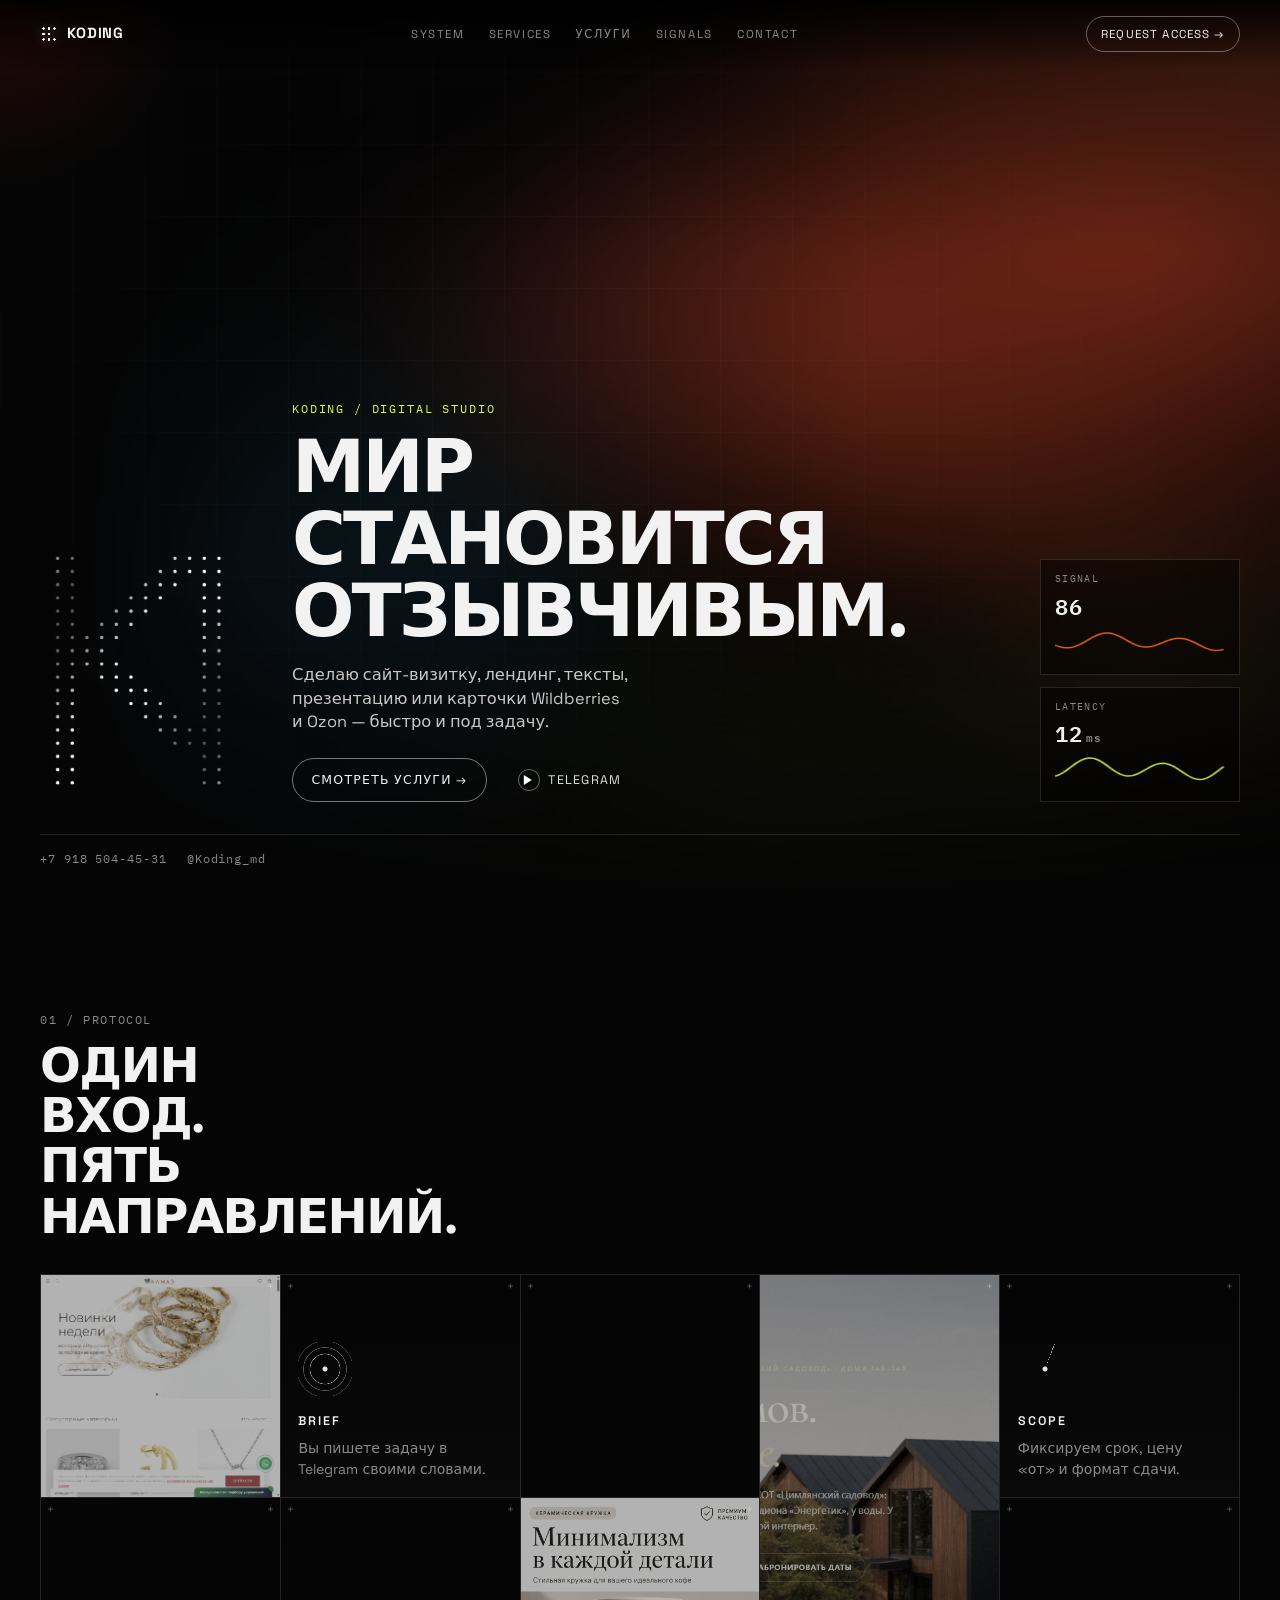
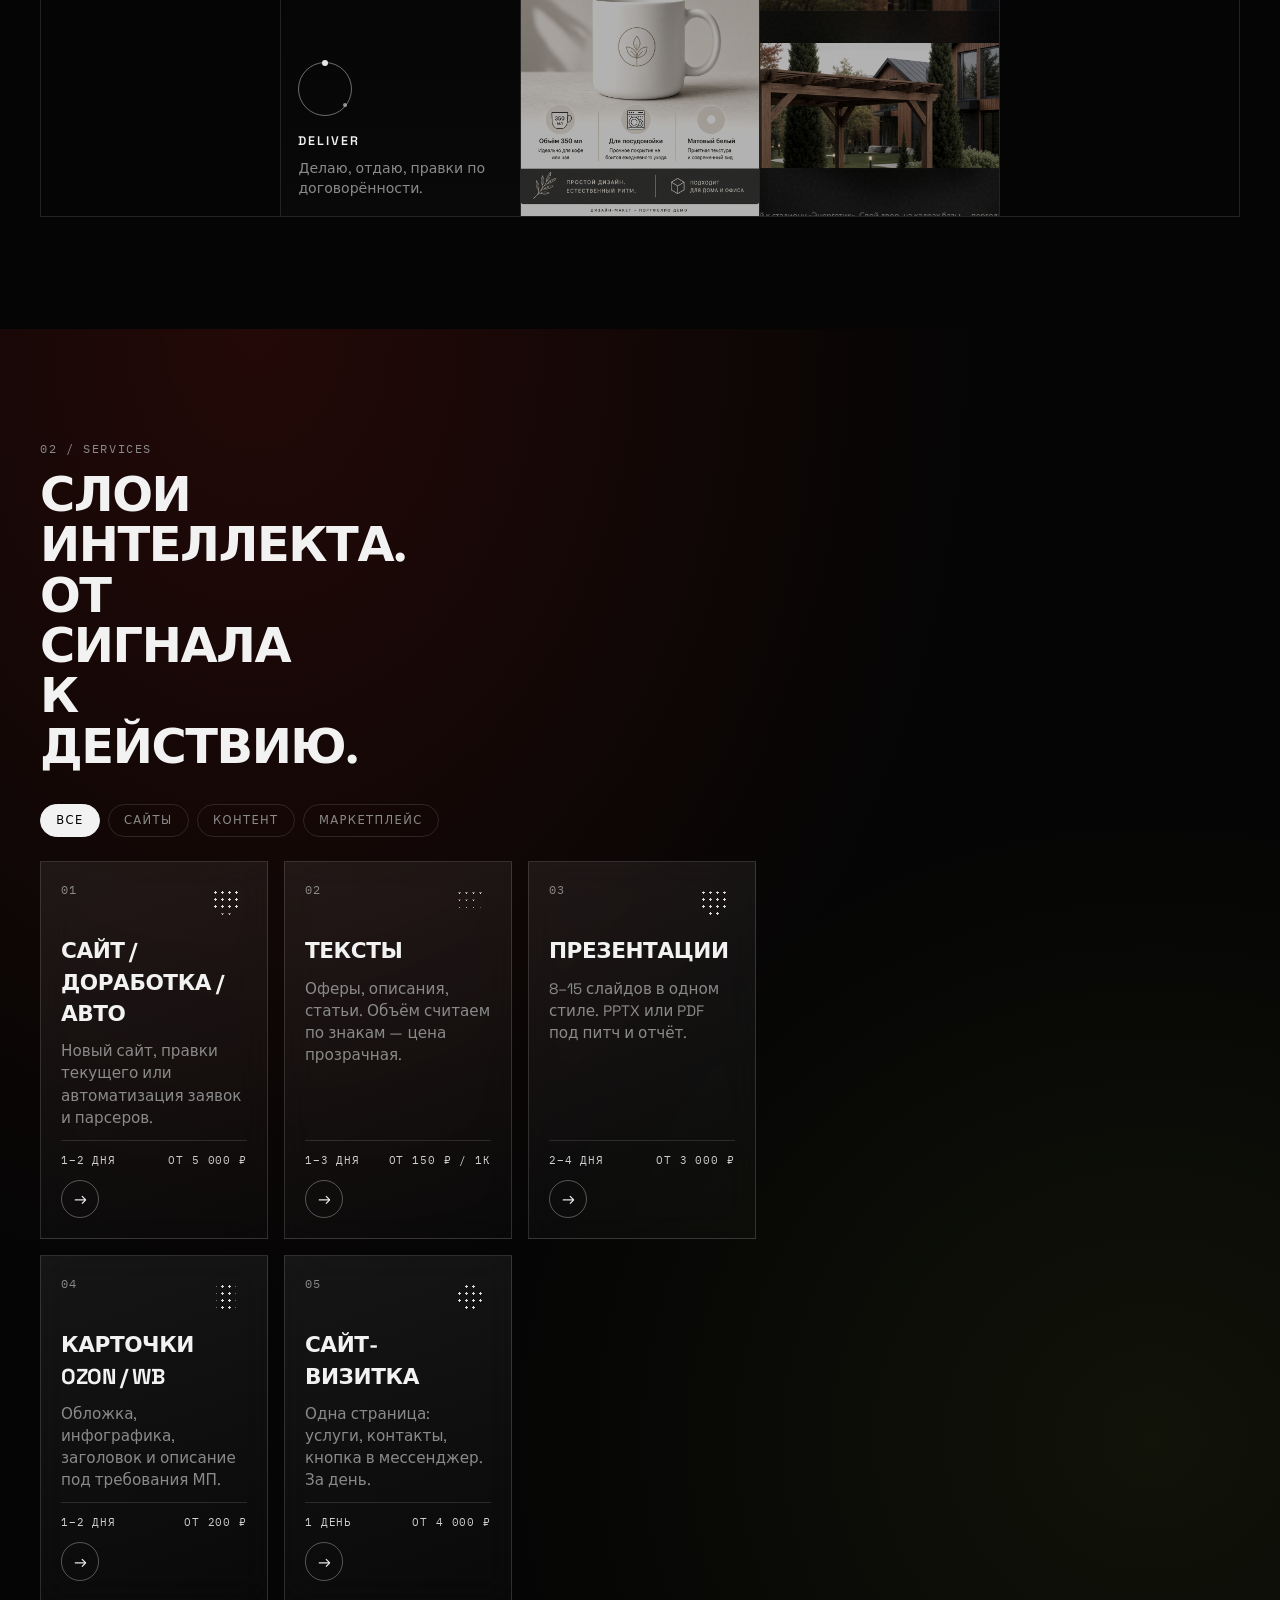
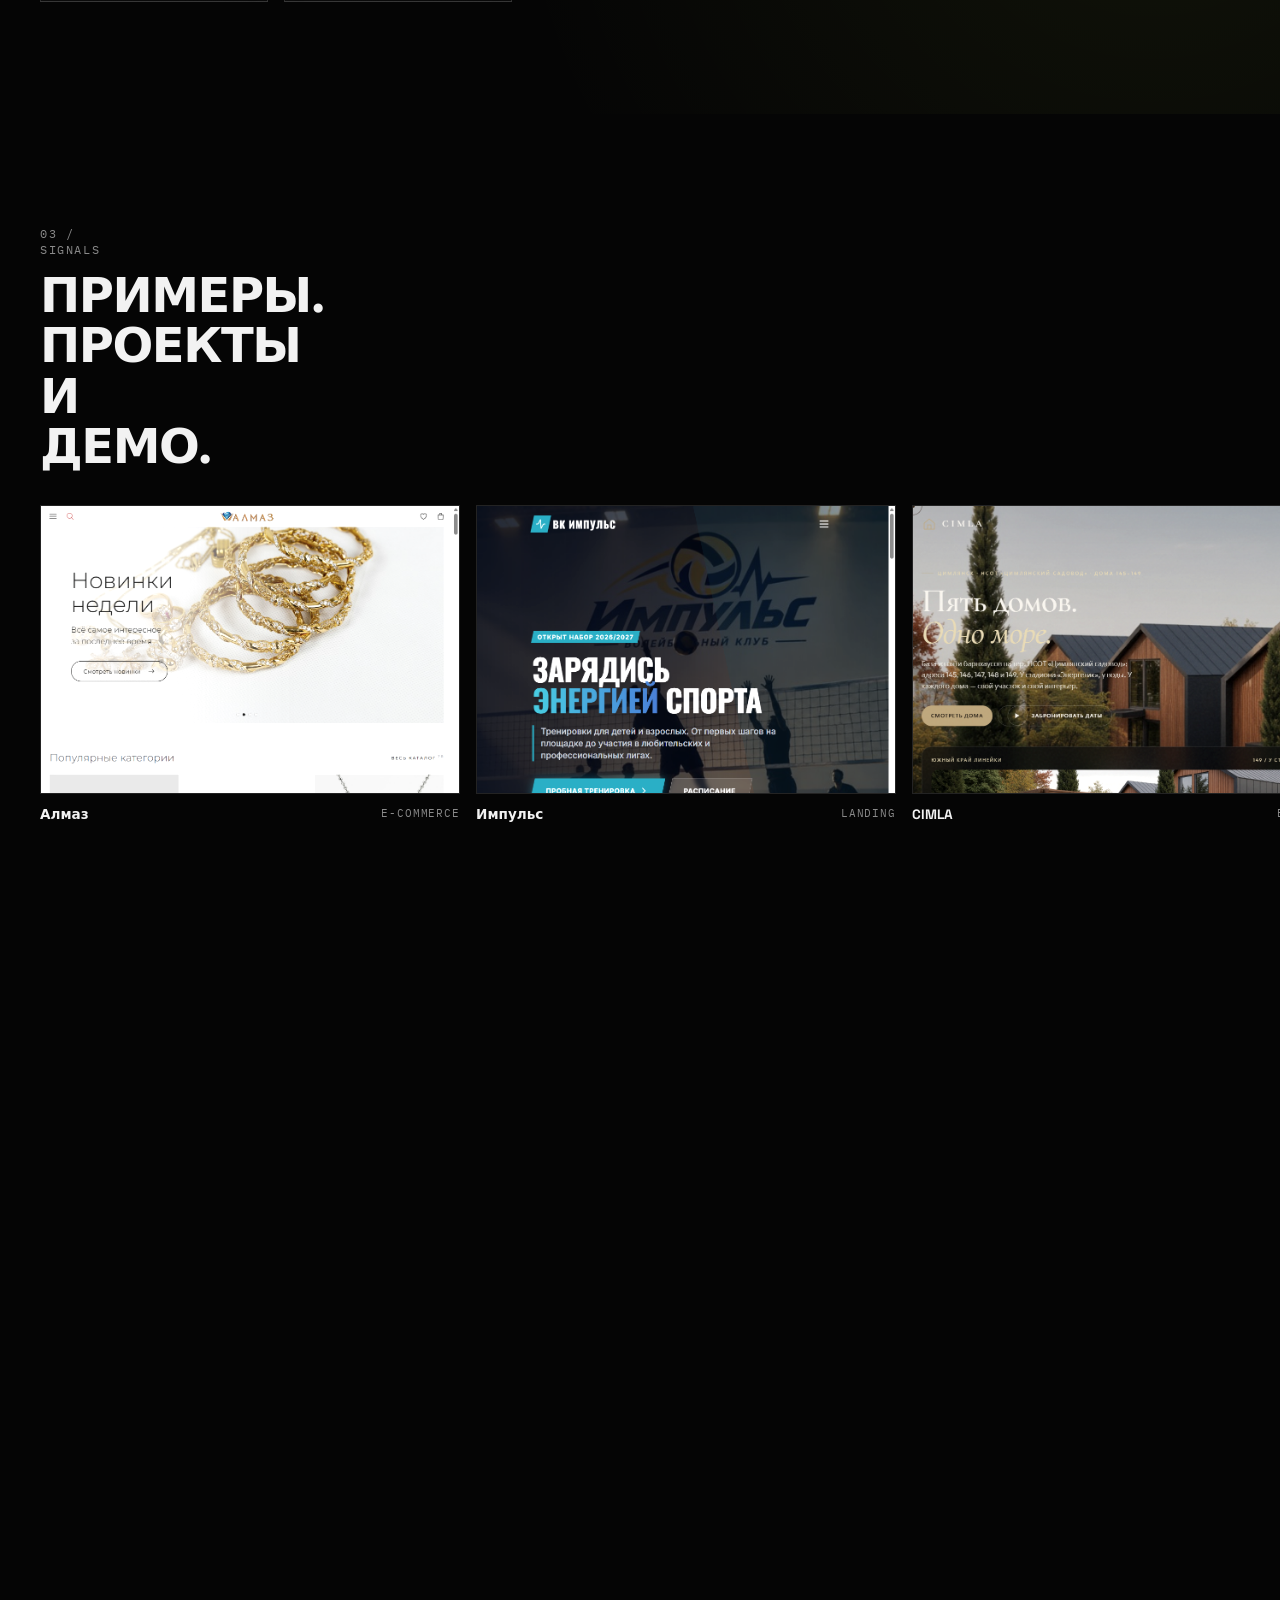
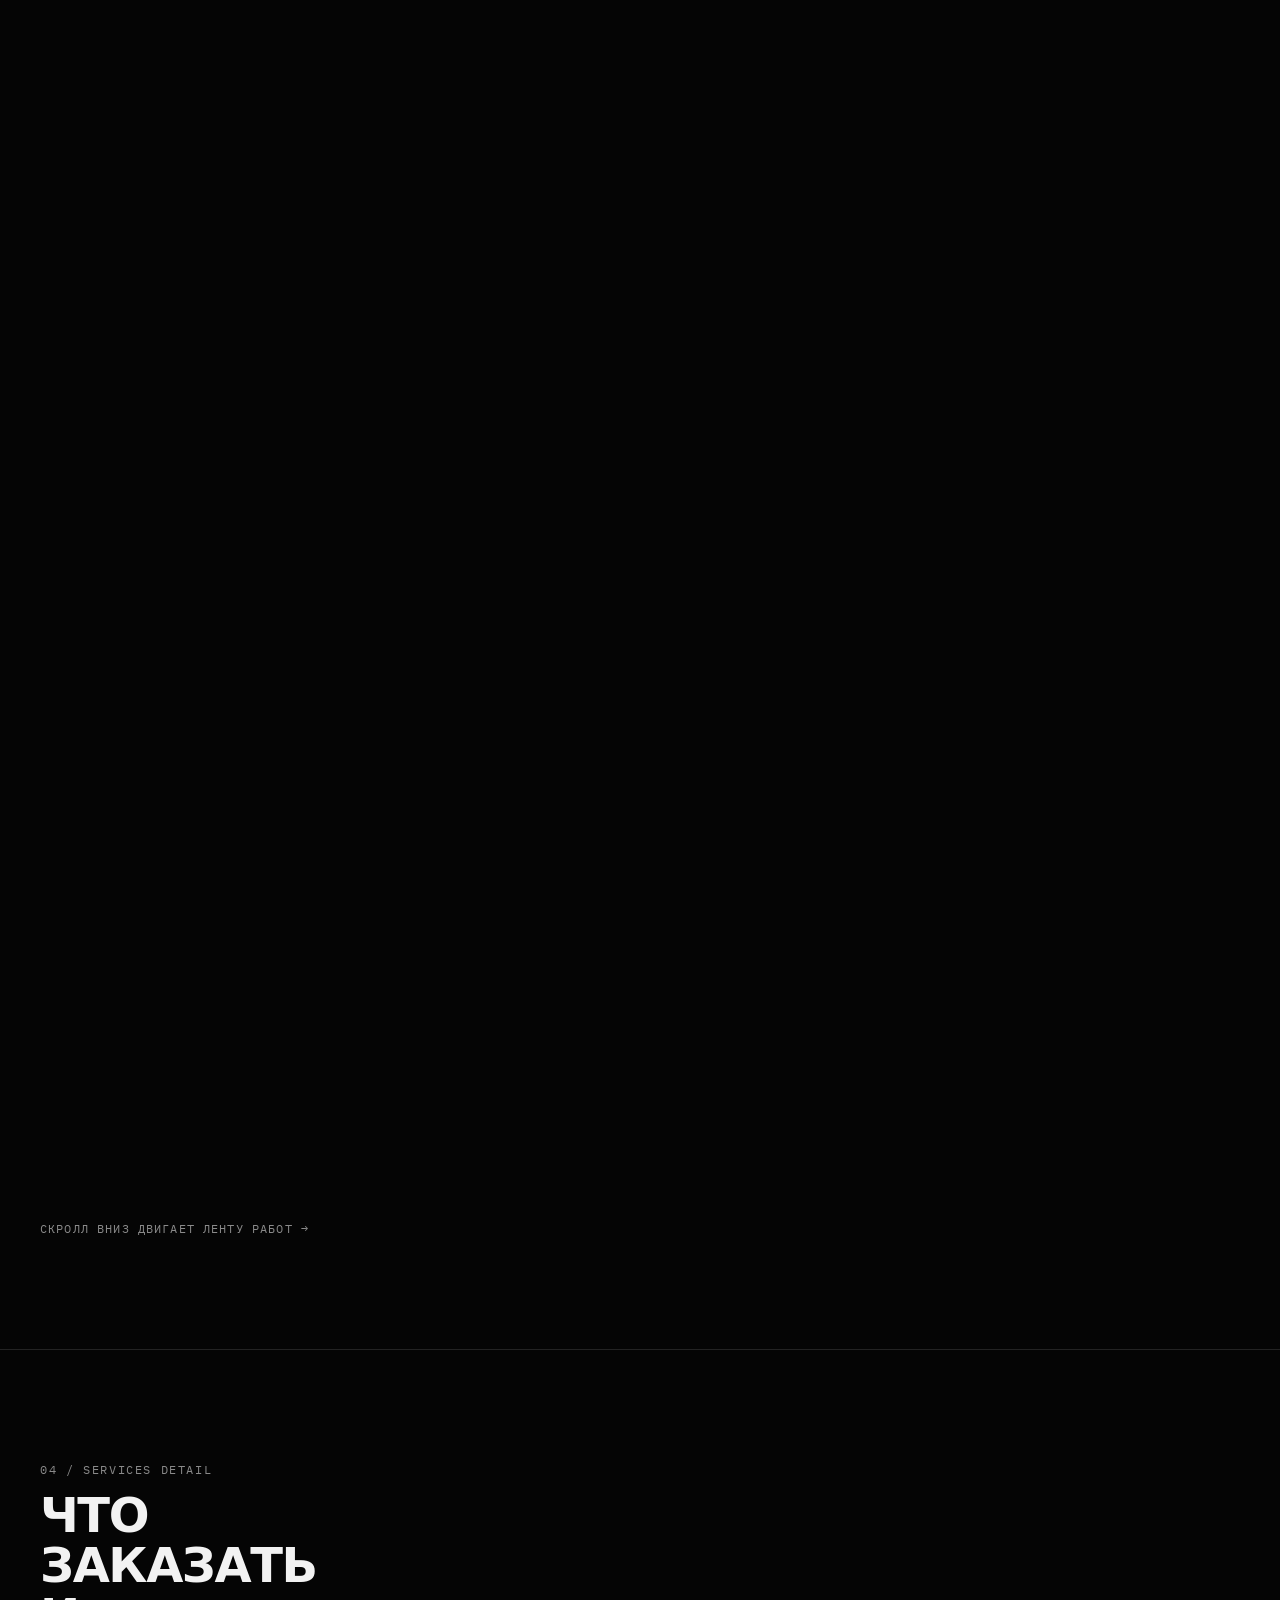
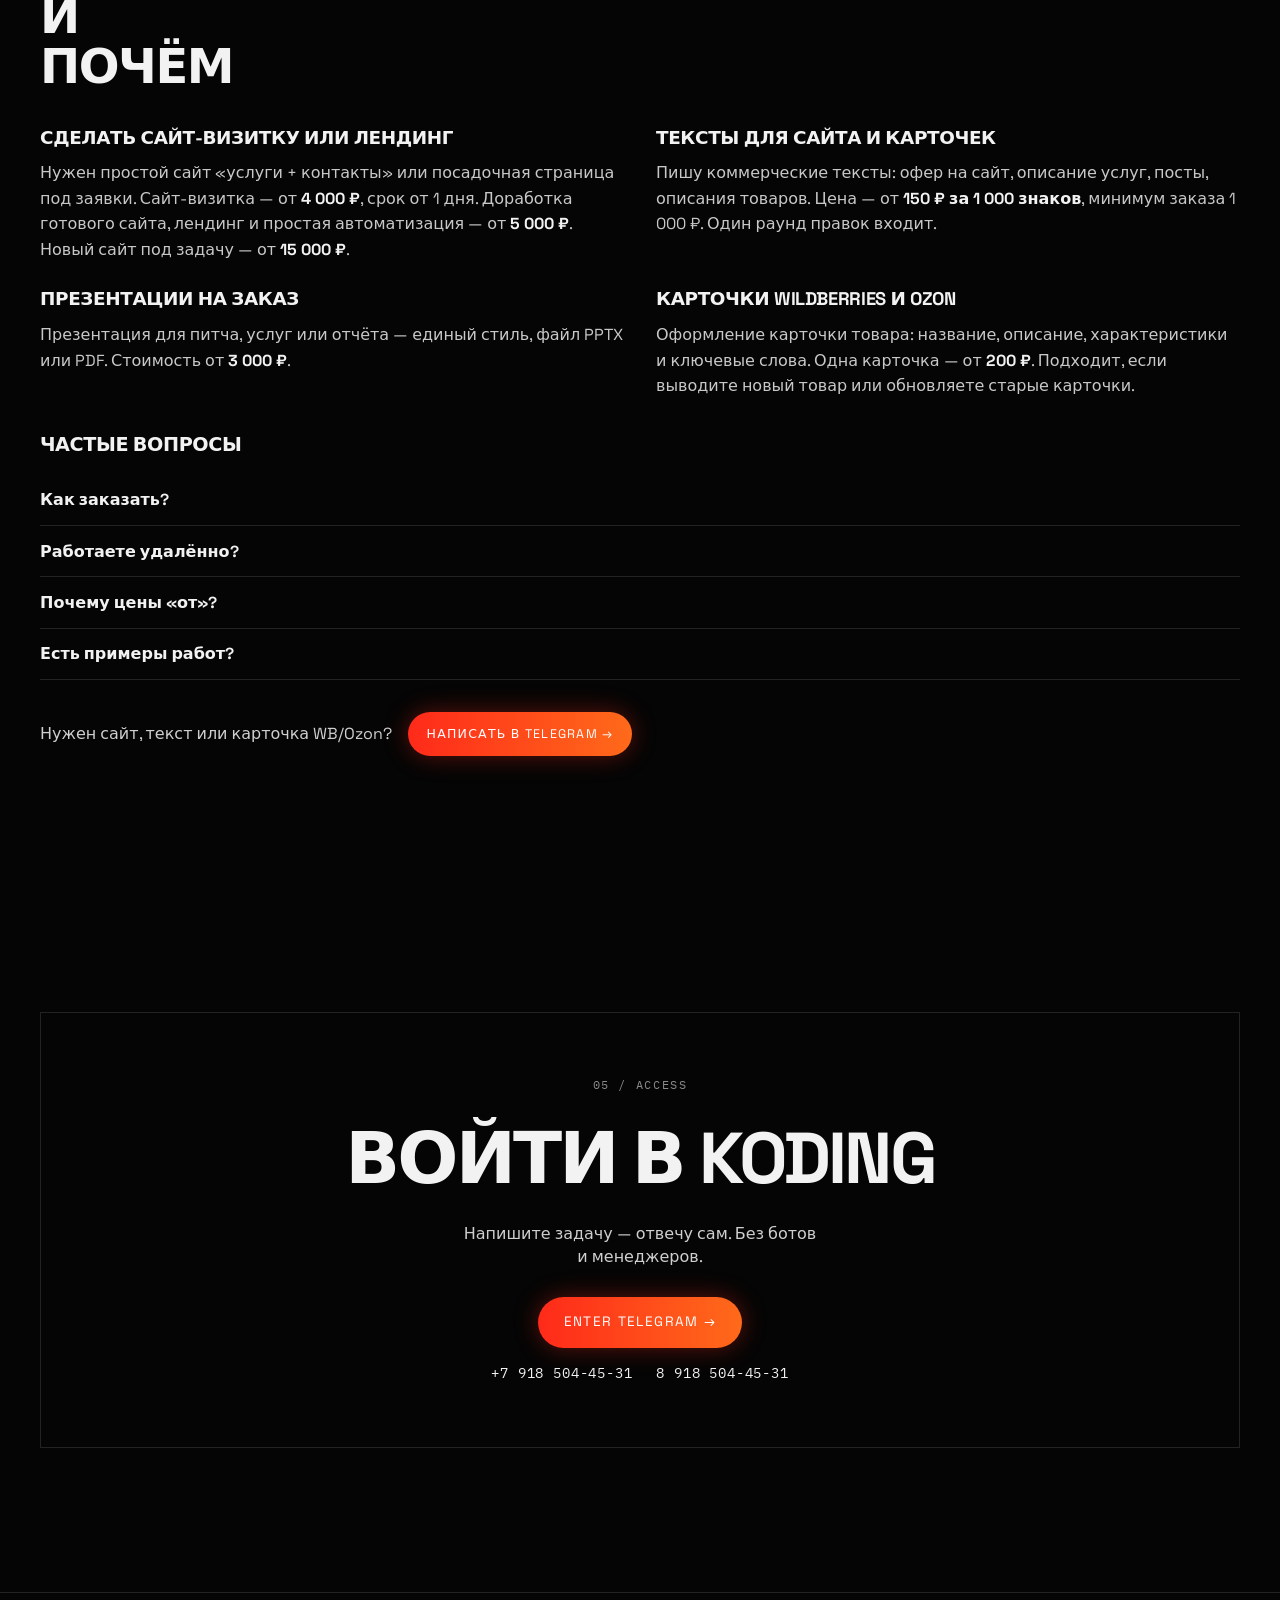
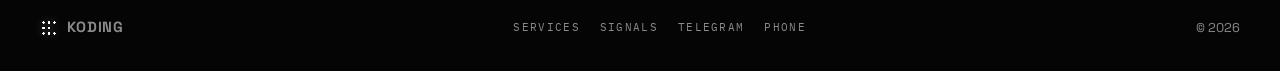
<file: index.html>
<!DOCTYPE html>
<html lang="ru">
<head>
  <meta charset="UTF-8" />
  <meta name="viewport" content="width=device-width, initial-scale=1" />
  <title>Сделать сайт-визитку, лендинг, тексты и карточки WB/Ozon — Koding</title>
  <meta name="description" content="Сделаю сайт-визитку от 4000 ₽, лендинг и доработку сайта, тексты от 150 ₽/1000 знаков, презентации от 3000 ₽, карточки Wildberries и Ozon от 200 ₽. Заказ в Telegram @Koding_md." />
  <meta name="keywords" content="сделать сайт визитку, лендинг недорого, доработка сайта, текст для сайта, карточки wildberries, карточки ozon, презентация на заказ" />
  <meta name="robots" content="index, follow" />
  <link rel="canonical" href="https://maksimkolpoil-gif.github.io/koding-site/" />
  <meta property="og:type" content="website" />
  <meta property="og:locale" content="ru_RU" />
  <meta property="og:title" content="Koding — сайты, тексты, презентации, карточки WB/Ozon" />
  <meta property="og:description" content="Сайт-визитка от 4000 ₽, карточки маркетплейсов от 200 ₽, тексты и презентации. Пишите в Telegram @Koding_md." />
  <meta property="og:url" content="https://maksimkolpoil-gif.github.io/koding-site/" />
  <meta property="og:image" content="https://maksimkolpoil-gif.github.io/koding-site/assets/portfolio/jewelry.png" />
  <meta name="twitter:card" content="summary_large_image" />
  <meta name="theme-color" content="#050505" />
  <link rel="icon" href="favicon.svg" type="image/svg+xml" />
  <link rel="icon" href="favicon.png" type="image/png" sizes="32x32" />
  <link rel="apple-touch-icon" href="apple-touch-icon.png" />
  <link rel="preconnect" href="https://fonts.googleapis.com" />
  <link rel="preconnect" href="https://fonts.gstatic.com" crossorigin />
  <link href="https://fonts.googleapis.com/css2?family=IBM+Plex+Mono:wght@400;500;600&family=Space+Grotesk:wght@400;500;600;700&display=swap" rel="stylesheet" />
  <link rel="stylesheet" href="styles.css" />
  <script type="application/ld+json">
  {
    "@context": "https://schema.org",
    "@type": "ProfessionalService",
    "name": "Koding",
    "url": "https://maksimkolpoil-gif.github.io/koding-site/",
    "description": "Сайты, тексты, презентации и карточки товаров для Wildberries и Ozon",
    "telephone": "+79185044531",
    "sameAs": ["https://t.me/Koding_md"],
    "areaServed": "RU",
    "priceRange": "₽₽",
    "offers": [
      {"@type": "Offer", "name": "Сайт-визитка", "price": "4000", "priceCurrency": "RUB"},
      {"@type": "Offer", "name": "Карточка Wildberries/Ozon", "price": "200", "priceCurrency": "RUB"},
      {"@type": "Offer", "name": "Презентация", "price": "3000", "priceCurrency": "RUB"}
    ]
  }
  </script>
</head>
<body>
  <div class="scroll-progress" aria-hidden="true"><i></i></div>
  <div class="cursor-glow" aria-hidden="true"></div>

  <header class="nav">
    <a class="nav__brand" href="#top">
      <span class="dot-k" aria-hidden="true"></span>
      Koding
    </a>
    <nav class="nav__links" aria-label="Навигация">
      <a href="#system">System</a>
      <a href="#services">Services</a>
      <a href="#seo">Услуги</a>
      <a href="#work">Signals</a>
      <a href="#contact">Contact</a>
    </nav>
    <a class="nav__cta" href="https://t.me/Koding_md" target="_blank" rel="noopener">Request access →</a>
  </header>

  <main id="top">
    <!-- HERO -->
    <section class="hero" data-parallax>
      <div class="hero__grid" aria-hidden="true"></div>
      <div class="hero__bleed" aria-hidden="true">
        <div class="hero__aurora"></div>
        <div class="hero__veil"></div>
      </div>

      <div class="hero__stage">
        <div class="hero__mark" data-rise>
          <canvas class="dot-canvas" width="280" height="320" aria-hidden="true"></canvas>
        </div>

        <div class="hero__copy">
          <p class="eyebrow" data-rise>Koding / digital studio</p>
          <h1 data-rise>Мир становится<br />отзывчивым.</h1>
          <p class="lead" data-rise>Сделаю сайт-визитку, лендинг, тексты, презентацию или карточки Wildberries и Ozon — быстро и под задачу.</p>
          <div class="hero__cta" data-rise>
            <a class="btn btn--line" href="#services">Смотреть услуги →</a>
            <a class="btn btn--ghost" href="https://t.me/Koding_md" target="_blank" rel="noopener">
              <span class="play"></span> Telegram
            </a>
          </div>
        </div>

        <aside class="hero__meters" data-rise aria-label="Статус">
          <div class="meter">
            <span class="meter__label">Signal</span>
            <strong class="meter__value" data-count="86">0</strong>
            <canvas class="spark" width="120" height="28" aria-hidden="true"></canvas>
          </div>
          <div class="meter">
            <span class="meter__label">Latency</span>
            <strong class="meter__value"><span data-count="12">0</span><small>ms</small></strong>
            <canvas class="spark" width="120" height="28" aria-hidden="true"></canvas>
          </div>
        </aside>
      </div>

      <div class="hero__foot">
        <a href="tel:+79185044531">+7 918 504-45-31</a>
        <span>@Koding_md</span>
      </div>
    </section>

    <!-- SYSTEM / HOW -->
    <section class="band" id="system">
      <div class="band__head reveal">
        <span class="code">01 / Protocol</span>
        <h2>Один вход.<br />Пять направлений.</h2>
      </div>

      <div class="logic-grid reveal">
        <div class="cell cell--photo">
          <img src="assets/portfolio/jewelry.png" alt="Пример сайта" />
        </div>
        <div class="cell cell--icon" data-tip="Sense">
          <div class="icon-radar" aria-hidden="true"></div>
          <span>Brief</span>
          <p>Вы пишете задачу в Telegram своими словами.</p>
        </div>
        <div class="cell cell--empty" aria-hidden="true"></div>
        <div class="cell cell--photo cell--tall">
          <img src="assets/portfolio/tsimla.png" alt="Пример лендинга" />
        </div>
        <div class="cell cell--icon" data-tip="Interpret">
          <div class="icon-star" aria-hidden="true"></div>
          <span>Scope</span>
          <p>Фиксируем срок, цену «от» и формат сдачи.</p>
        </div>
        <div class="cell cell--empty" aria-hidden="true"></div>
        <div class="cell cell--icon" data-tip="Act">
          <div class="icon-orbit" aria-hidden="true"></div>
          <span>Deliver</span>
          <p>Делаю, отдаю, правки по договорённости.</p>
        </div>
        <div class="cell cell--photo">
          <img src="assets/demos/demo-card-wb.jpg" alt="Демо карточки" />
        </div>
        <div class="cell cell--empty" aria-hidden="true"></div>
      </div>
    </section>

    <!-- SERVICES -->
    <section class="band band--services" id="services">
      <div class="band__head reveal">
        <span class="code">02 / Services</span>
        <h2>Слои интеллекта.<br />От сигнала к действию.</h2>
      </div>

      <div class="filters reveal" role="tablist" aria-label="Фильтр услуг">
        <button class="chip is-on" data-filter="all" role="tab" aria-selected="true">Все</button>
        <button class="chip" data-filter="web" role="tab" aria-selected="false">Сайты</button>
        <button class="chip" data-filter="content" role="tab" aria-selected="false">Контент</button>
        <button class="chip" data-filter="market" role="tab" aria-selected="false">Маркетплейс</button>
      </div>

      <div class="service-stage">
        <div class="service-track" id="serviceTrack">
          <!-- cards injected / static -->
          <article class="glass" data-cat="web" data-service="site" tabindex="0">
            <header>
              <span class="glass__n">01</span>
              <div class="dot-ico" data-ico="site"></div>
            </header>
            <h3>Сайт / доработка / авто</h3>
            <p>Новый сайт, правки текущего или автоматизация заявок и парсеров.</p>
            <div class="glass__meta">
              <span>1–2 дня</span>
              <span>от 5 000 ₽</span>
            </div>
            <button class="glass__more" type="button" data-open="site">Настроить →</button>
          </article>

          <article class="glass" data-cat="content" data-service="text" tabindex="0">
            <header>
              <span class="glass__n">02</span>
              <div class="dot-ico" data-ico="text"></div>
            </header>
            <h3>Тексты</h3>
            <p>Оферы, описания, статьи. Объём считаем по знакам — цена прозрачная.</p>
            <div class="glass__meta">
              <span>1–3 дня</span>
              <span>от 150 ₽ / 1к</span>
            </div>
            <button class="glass__more" type="button" data-open="text">Настроить →</button>
          </article>

          <article class="glass" data-cat="content" data-service="deck" tabindex="0">
            <header>
              <span class="glass__n">03</span>
              <div class="dot-ico" data-ico="deck"></div>
            </header>
            <h3>Презентации</h3>
            <p>8–15 слайдов в одном стиле. PPTX или PDF под питч и отчёт.</p>
            <div class="glass__meta">
              <span>2–4 дня</span>
              <span>от 3 000 ₽</span>
            </div>
            <button class="glass__more" type="button" data-open="deck">Настроить →</button>
          </article>

          <article class="glass" data-cat="market" data-service="card" tabindex="0">
            <header>
              <span class="glass__n">04</span>
              <div class="dot-ico" data-ico="card"></div>
            </header>
            <h3>Карточки Ozon / WB</h3>
            <p>Обложка, инфографика, заголовок и описание под требования МП.</p>
            <div class="glass__meta">
              <span>1–2 дня</span>
              <span>от 200 ₽</span>
            </div>
            <button class="glass__more" type="button" data-open="card">Настроить →</button>
          </article>

          <article class="glass" data-cat="web" data-service="card-site" tabindex="0">
            <header>
              <span class="glass__n">05</span>
              <div class="dot-ico" data-ico="viz"></div>
            </header>
            <h3>Сайт-визитка</h3>
            <p>Одна страница: услуги, контакты, кнопка в мессенджер. За день.</p>
            <div class="glass__meta">
              <span>1 день</span>
              <span>от 4 000 ₽</span>
            </div>
            <button class="glass__more" type="button" data-open="card-site">Настроить →</button>
          </article>
        </div>

        <aside class="panel" id="servicePanel" hidden>
          <button class="panel__close" type="button" aria-label="Закрыть">×</button>
          <p class="code" id="panelCode">02 / Configure</p>
          <h3 id="panelTitle">Услуга</h3>
          <p id="panelDesc"></p>

          <div class="panel__controls" id="panelControls"></div>

          <div class="panel__sum">
            <div>
              <span>Оценка</span>
              <strong id="panelPrice">—</strong>
            </div>
            <div>
              <span>Срок</span>
              <strong id="panelTime">—</strong>
            </div>
          </div>

          <a class="btn btn--hot" id="panelOrder" href="https://t.me/Koding_md" target="_blank" rel="noopener">Заказать в Telegram →</a>
          <a class="panel__phone" href="tel:+79185044531">или +7 918 504-45-31</a>
        </aside>
      </div>
    </section>

    <!-- WORK / HORIZONTAL -->
    <section class="band band--work" id="work">
      <div class="band__head reveal">
        <span class="code">03 / Signals</span>
        <h2>Примеры.<br />Проекты и демо.</h2>
      </div>

      <div class="hscroll" data-hscroll>
        <div class="hscroll__track">
          <figure class="signal">
            <img src="assets/portfolio/jewelry.png" alt="Ювелирный сайт" />
            <figcaption><strong>Алмаз</strong><span>E-commerce</span></figcaption>
          </figure>
          <figure class="signal">
            <img src="assets/portfolio/training.png" alt="Лендинг академии" />
            <figcaption><strong>Импульс</strong><span>Landing</span></figcaption>
          </figure>
          <figure class="signal">
            <img src="assets/portfolio/tsimla.png" alt="База отдыха" />
            <figcaption><strong>CIMLA</strong><span>Booking</span></figcaption>
          </figure>
          <figure class="signal">
            <img src="assets/demos/demo-text-sample.jpg" alt="Демо текста" />
            <figcaption><strong>Copy</strong><span>Демо-текст</span></figcaption>
          </figure>
          <figure class="signal">
            <img src="assets/demos/demo-card-wb.jpg" alt="Демо WB" />
            <figcaption><strong>WB card</strong><span>Демо-макет</span></figcaption>
          </figure>
          <figure class="signal">
            <img src="assets/demos/demo-card-ozon.jpg" alt="Демо Ozon" />
            <figcaption><strong>Ozon card</strong><span>Демо-макет</span></figcaption>
          </figure>
        </div>
      </div>
      <p class="hint reveal">Скролл вниз двигает ленту работ →</p>
    </section>

    <!-- SEO / SERVICES DETAIL -->
    <section class="band band--seo" id="seo">
      <div class="band__head reveal">
        <span class="code">04 / Services detail</span>
        <h2>Что заказать<br />и почём</h2>
      </div>

      <div class="seo-grid reveal">
        <article class="seo-block">
          <h3>Сделать сайт-визитку или лендинг</h3>
          <p>Нужен простой сайт «услуги + контакты» или посадочная страница под заявки. Сайт-визитка — от <strong>4 000 ₽</strong>, срок от 1 дня. Доработка готового сайта, лендинг и простая автоматизация — от <strong>5 000 ₽</strong>. Новый сайт под задачу — от <strong>15 000 ₽</strong>.</p>
        </article>
        <article class="seo-block">
          <h3>Тексты для сайта и карточек</h3>
          <p>Пишу коммерческие тексты: офер на сайт, описание услуг, посты, описания товаров. Цена — от <strong>150 ₽ за 1 000 знаков</strong>, минимум заказа 1 000 ₽. Один раунд правок входит.</p>
        </article>
        <article class="seo-block">
          <h3>Презентации на заказ</h3>
          <p>Презентация для питча, услуг или отчёта — единый стиль, файл PPTX или PDF. Стоимость от <strong>3 000 ₽</strong>.</p>
        </article>
        <article class="seo-block">
          <h3>Карточки Wildberries и Ozon</h3>
          <p>Оформление карточки товара: название, описание, характеристики и ключевые слова. Одна карточка — от <strong>200 ₽</strong>. Подходит, если выводите новый товар или обновляете старые карточки.</p>
        </article>
      </div>

      <div class="seo-faq reveal">
        <h3>Частые вопросы</h3>
        <details>
          <summary>Как заказать?</summary>
          <p>Напишите в Telegram <a href="https://t.me/Koding_md" target="_blank" rel="noopener">@Koding_md</a> или позвоните <a href="tel:+79185044531">+7 918 504-45-31</a>. Кратко опишите задачу и приложите пример или ссылку.</p>
        </details>
        <details>
          <summary>Работаете удалённо?</summary>
          <p>Да. Заказы принимаю из любого города. Сдача файлов и правок — онлайн.</p>
        </details>
        <details>
          <summary>Почему цены «от»?</summary>
          <p>Итоговая сумма зависит от объёма: количества страниц, знаков, слайдов или карточек. Точную цену называю после короткого брифа.</p>
        </details>
        <details>
          <summary>Есть примеры работ?</summary>
          <p>Да — в блоке выше на этой странице: сайты и демо карточек/текстов. Честно: часть проектов учебные и демонстрационные.</p>
        </details>
      </div>

      <p class="seo-cta reveal">
        Нужен сайт, текст или карточка WB/Ozon?
        <a class="btn btn--hot" href="https://t.me/Koding_md" target="_blank" rel="noopener">Написать в Telegram →</a>
      </p>
    </section>

    <!-- CONTACT -->
    <section class="band band--contact" id="contact">
      <div class="contact-hero reveal">
        <div class="contact-hero__glow" aria-hidden="true"></div>
        <span class="code">05 / Access</span>
        <h2>Войти в Koding</h2>
        <p>Напишите задачу — отвечу сам. Без ботов и менеджеров.</p>
        <div class="contact-hero__actions">
          <a class="btn btn--hot btn--xl" href="https://t.me/Koding_md" target="_blank" rel="noopener">Enter Telegram →</a>
          <div class="contact-phones">
            <a href="tel:+79185044531">+7 918 504-45-31</a>
            <a href="tel:+79185044531">8 918 504-45-31</a>
          </div>
        </div>
      </div>
    </section>
  </main>

  <footer class="foot">
    <a class="nav__brand" href="#top"><span class="dot-k"></span> Koding</a>
    <div class="foot__links">
      <a href="#services">Services</a>
      <a href="#work">Signals</a>
      <a href="https://t.me/Koding_md" target="_blank" rel="noopener">Telegram</a>
      <a href="tel:+79185044531">Phone</a>
    </div>
    <span>© 2026</span>
  </footer>

  <script src="script.js"></script>
</body>
</html>
</file>
<file: styles.css>
:root {
  --bg: #050505;
  --bg-2: #0a0a0a;
  --ink: #f2f2f2;
  --muted: #8a8a8a;
  --line: rgba(255, 255, 255, 0.12);
  --hot: #ff2a1a;
  --hot-2: #ff6a1a;
  --lime: #d6ff4b;
  --glass: rgba(18, 18, 18, 0.55);
  --font: "Space Grotesk", system-ui, sans-serif;
  --mono: "IBM Plex Mono", ui-monospace, monospace;
  --max: 1200px;
  --pad: clamp(1rem, 4vw, 2.5rem);
}

*,
*::before,
*::after { box-sizing: border-box; }

html { scroll-behavior: smooth; }

body {
  margin: 0;
  font-family: var(--font);
  color: var(--ink);
  background: var(--bg);
  line-height: 1.45;
  overflow-x: hidden;
}

img { max-width: 100%; display: block; }
a { color: inherit; text-decoration: none; }
button { font: inherit; color: inherit; background: none; border: 0; cursor: pointer; }

.scroll-progress {
  position: fixed;
  inset: 0 0 auto;
  height: 2px;
  z-index: 100;
  background: transparent;
}
.scroll-progress i {
  display: block;
  height: 100%;
  width: 0%;
  background: linear-gradient(90deg, var(--hot), var(--hot-2), var(--lime));
}

.cursor-glow {
  position: fixed;
  width: 420px;
  height: 420px;
  border-radius: 50%;
  pointer-events: none;
  z-index: 1;
  background: radial-gradient(circle, rgba(255, 42, 26, 0.12), transparent 65%);
  transform: translate(-50%, -50%);
  opacity: 0;
  transition: opacity 0.4s ease;
  mix-blend-mode: screen;
}
body.is-pointer .cursor-glow { opacity: 1; }

/* NAV */
.nav {
  position: fixed;
  inset: 0 0 auto;
  z-index: 80;
  display: flex;
  align-items: center;
  justify-content: space-between;
  gap: 1rem;
  padding: 1rem var(--pad);
  background: linear-gradient(180deg, rgba(0,0,0,0.85), transparent);
  mix-blend-mode: normal;
}

.nav__brand {
  display: inline-flex;
  align-items: center;
  gap: 0.55rem;
  font-weight: 700;
  letter-spacing: 0.04em;
  text-transform: uppercase;
  font-size: 0.92rem;
}

.dot-k {
  width: 18px;
  height: 18px;
  background:
    radial-gradient(circle at 20% 20%, #fff 1.2px, transparent 1.3px),
    radial-gradient(circle at 50% 20%, #fff 1.2px, transparent 1.3px),
    radial-gradient(circle at 80% 20%, #fff 1.2px, transparent 1.3px),
    radial-gradient(circle at 20% 50%, #fff 1.2px, transparent 1.3px),
    radial-gradient(circle at 50% 50%, #fff 1.2px, transparent 1.3px),
    radial-gradient(circle at 20% 80%, #fff 1.2px, transparent 1.3px),
    radial-gradient(circle at 50% 80%, #fff 1.2px, transparent 1.3px),
    radial-gradient(circle at 80% 80%, #fff 1.2px, transparent 1.3px);
  background-size: 100% 100%;
  filter: drop-shadow(0 0 4px rgba(255,255,255,0.4));
}

.nav__links {
  display: none;
  gap: 1.5rem;
  font-size: 0.72rem;
  letter-spacing: 0.14em;
  text-transform: uppercase;
  color: var(--muted);
}

.nav__links a:hover { color: var(--ink); }

.nav__cta {
  font-size: 0.72rem;
  letter-spacing: 0.1em;
  text-transform: uppercase;
  border: 1px solid rgba(255,255,255,0.35);
  padding: 0.55rem 0.9rem;
  border-radius: 999px;
  transition: background 0.25s ease, border-color 0.25s ease, color 0.25s ease;
}
.nav__cta:hover {
  background: var(--ink);
  color: #000;
  border-color: var(--ink);
}

/* HERO */
.hero {
  position: relative;
  min-height: 100svh;
  padding: 6.5rem var(--pad) 2rem;
  display: grid;
  align-content: end;
  isolation: isolate;
}

.hero__grid {
  position: absolute;
  inset: 0;
  z-index: 0;
  background-image:
    linear-gradient(rgba(255,255,255,0.04) 1px, transparent 1px),
    linear-gradient(90deg, rgba(255,255,255,0.04) 1px, transparent 1px);
  background-size: 72px 72px;
  mask-image: radial-gradient(ellipse at 40% 40%, #000 20%, transparent 70%);
  opacity: 0.5;
}

.hero__bleed {
  position: absolute;
  inset: 0;
  z-index: -1;
  overflow: hidden;
  background: #050505;
}

.hero__aurora {
  position: absolute;
  inset: -25%;
  background:
    radial-gradient(ellipse 55% 50% at 75% 35%, rgba(255, 80, 55, 0.42), transparent 58%),
    radial-gradient(ellipse 50% 45% at 22% 65%, rgba(70, 130, 255, 0.28), transparent 55%),
    radial-gradient(ellipse 45% 40% at 55% 80%, rgba(214, 255, 75, 0.16), transparent 52%),
    radial-gradient(ellipse 60% 55% at 90% 15%, rgba(255, 140, 70, 0.28), transparent 60%),
    radial-gradient(ellipse 40% 35% at 12% 22%, rgba(140, 100, 255, 0.2), transparent 55%),
    radial-gradient(ellipse 35% 30% at 48% 40%, rgba(255, 100, 120, 0.18), transparent 50%);
  filter: blur(36px) saturate(1.15);
  transform: scale(1.05) translate3d(0, var(--scroll-y, 0px), 0);
  animation: auroraDrift 16s ease-in-out infinite alternate;
  will-change: transform, opacity;
}

.hero__aurora::before {
  content: "";
  position: absolute;
  inset: 5%;
  background:
    radial-gradient(ellipse 45% 40% at 62% 42%, rgba(255, 95, 55, 0.35), transparent 60%),
    radial-gradient(ellipse 40% 45% at 32% 58%, rgba(60, 190, 210, 0.22), transparent 55%),
    radial-gradient(ellipse 30% 28% at 78% 68%, rgba(255, 180, 80, 0.18), transparent 50%);
  filter: blur(48px);
  animation: auroraPulse 10s ease-in-out infinite alternate;
}

@keyframes auroraDrift {
  0% { transform: scale(1.05) translate3d(0, 0, 0) rotate(0deg); opacity: 0.85; }
  50% { transform: scale(1.12) translate3d(-2%, 1.5%, 0) rotate(2deg); opacity: 1; }
  100% { transform: scale(1.08) translate3d(2%, -1%, 0) rotate(-1.5deg); opacity: 0.9; }
}

@keyframes auroraPulse {
  0% { transform: translate3d(0, 0, 0) scale(1); opacity: 0.7; }
  100% { transform: translate3d(3%, -2%, 0) scale(1.15); opacity: 1; }
}

.hero__veil {
  position: absolute;
  inset: 0;
  background:
    linear-gradient(90deg, #050505 6%, rgba(5,5,5,0.55) 38%, rgba(5,5,5,0.2) 68%),
    linear-gradient(0deg, #050505 0%, transparent 38%),
    linear-gradient(180deg, rgba(5,5,5,0.45) 0%, transparent 28%);
}

@media (prefers-reduced-motion: reduce) {
  .hero__aurora,
  .hero__aurora::before { animation: none; }
}

.hero__stage {
  position: relative;
  z-index: 2;
  display: grid;
  gap: 1.5rem;
  max-width: var(--max);
  width: 100%;
  margin: 0 auto;
  align-items: end;
}

.hero__mark { width: min(42vw, 220px); }

.dot-canvas {
  width: 100%;
  height: auto;
  filter: drop-shadow(0 0 18px rgba(255,255,255,0.25));
}

.eyebrow {
  margin: 0 0 0.8rem;
  font-family: var(--mono);
  font-size: 0.72rem;
  letter-spacing: 0.16em;
  text-transform: uppercase;
  color: var(--lime);
}

.hero h1 {
  margin: 0 0 1rem;
  font-size: clamp(2.2rem, 7vw, 4.6rem);
  line-height: 0.98;
  letter-spacing: -0.04em;
  text-transform: uppercase;
  font-weight: 700;
  max-width: 11ch;
}

.lead {
  margin: 0 0 1.5rem;
  color: #c8c8c8;
  max-width: 34ch;
  font-size: 1.02rem;
}

.hero__cta {
  display: flex;
  flex-wrap: wrap;
  gap: 0.75rem;
  align-items: center;
}

.btn {
  display: inline-flex;
  align-items: center;
  gap: 0.55rem;
  min-height: 2.75rem;
  padding: 0.65rem 1.15rem;
  font-size: 0.78rem;
  letter-spacing: 0.1em;
  text-transform: uppercase;
  border-radius: 999px;
  transition: transform 0.2s ease, background 0.2s ease, border-color 0.2s ease, color 0.2s ease, box-shadow 0.2s ease;
}
.btn:hover { transform: translateY(-1px); }

.btn--line {
  border: 1px solid rgba(255,255,255,0.45);
  background: transparent;
}
.btn--line:hover { border-color: #fff; background: rgba(255,255,255,0.06); }

.btn--ghost {
  border: 1px solid transparent;
  color: #ddd;
}
.play {
  width: 1.35rem;
  height: 1.35rem;
  border: 1px solid rgba(255,255,255,0.4);
  border-radius: 50%;
  position: relative;
}
.play::before {
  content: "";
  position: absolute;
  inset: 50% auto auto 52%;
  transform: translate(-40%, -50%);
  border: 5px solid transparent;
  border-left: 8px solid #fff;
}

.btn--hot {
  background: linear-gradient(90deg, var(--hot), var(--hot-2));
  color: #fff;
  border: 0;
  box-shadow: 0 0 24px rgba(255, 42, 26, 0.35);
}
.btn--hot:hover { box-shadow: 0 0 36px rgba(255, 42, 26, 0.5); }
.btn--xl { min-height: 3.2rem; padding-inline: 1.6rem; font-size: 0.85rem; }

.hero__meters {
  display: grid;
  gap: 0.75rem;
  width: fit-content;
}

.meter {
  min-width: 140px;
  padding: 0.75rem 0.85rem;
  border: 1px solid var(--line);
  background: rgba(0,0,0,0.45);
  backdrop-filter: blur(10px);
}

.meter__label {
  display: block;
  font-family: var(--mono);
  font-size: 0.62rem;
  letter-spacing: 0.14em;
  text-transform: uppercase;
  color: var(--muted);
  margin-bottom: 0.25rem;
}

.meter__value {
  font-family: var(--mono);
  font-size: 1.35rem;
  font-weight: 600;
  letter-spacing: 0.04em;
}
.meter__value small {
  font-size: 0.7rem;
  margin-left: 0.2rem;
  color: var(--muted);
}

.spark { width: 100%; height: 28px; margin-top: 0.35rem; opacity: 0.85; }

.hero__foot {
  position: relative;
  z-index: 2;
  max-width: var(--max);
  width: 100%;
  margin: 2rem auto 0;
  display: flex;
  gap: 1.25rem;
  flex-wrap: wrap;
  font-family: var(--mono);
  font-size: 0.72rem;
  letter-spacing: 0.08em;
  color: var(--muted);
  border-top: 1px solid var(--line);
  padding-top: 1rem;
}
.hero__foot a:hover { color: var(--ink); }

[data-rise] {
  opacity: 0;
  transform: translateY(28px);
  animation: rise 0.9s cubic-bezier(0.22, 1, 0.36, 1) forwards;
}
[data-rise]:nth-child(1) { animation-delay: 0.05s; }
[data-rise]:nth-child(2) { animation-delay: 0.15s; }
[data-rise]:nth-child(3) { animation-delay: 0.25s; }
[data-rise]:nth-child(4) { animation-delay: 0.35s; }
@keyframes rise {
  to { opacity: 1; transform: none; }
}

/* BANDS */
.band {
  padding: clamp(4rem, 10vw, 7rem) var(--pad);
  max-width: calc(var(--max) + 2 * var(--pad));
  margin: 0 auto;
  position: relative;
}

.band__head {
  margin-bottom: 2rem;
  max-width: 18ch;
}

.code {
  display: block;
  font-family: var(--mono);
  font-size: 0.72rem;
  letter-spacing: 0.14em;
  text-transform: uppercase;
  color: var(--muted);
  margin-bottom: 0.75rem;
}

.band__head h2 {
  margin: 0;
  font-size: clamp(1.8rem, 4.5vw, 3rem);
  line-height: 1.05;
  letter-spacing: -0.03em;
  text-transform: uppercase;
}

.reveal {
  opacity: 0;
  transform: translateY(40px);
  transition: opacity 0.8s ease, transform 0.8s ease;
}
.reveal.is-in {
  opacity: 1;
  transform: none;
}

/* LOGIC GRID */
.logic-grid {
  display: grid;
  grid-template-columns: repeat(2, 1fr);
  border-top: 1px solid var(--line);
  border-left: 1px solid var(--line);
}

.cell {
  position: relative;
  min-height: 160px;
  border-right: 1px solid var(--line);
  border-bottom: 1px solid var(--line);
  padding: 1.1rem;
  overflow: hidden;
}

.cell::before,
.cell::after {
  content: "+";
  position: absolute;
  font-size: 0.7rem;
  color: rgba(255,255,255,0.35);
  line-height: 1;
}
.cell::before { top: 6px; left: 6px; }
.cell::after { top: 6px; right: 6px; }

.cell--photo { padding: 0; }
.cell--photo img {
  width: 100%;
  height: 100%;
  object-fit: cover;
  filter: grayscale(0.5) contrast(1.1) brightness(0.7);
  transition: transform 1s ease, filter 0.5s ease;
}
.cell--photo:hover img {
  transform: scale(1.05);
  filter: grayscale(0.15) contrast(1.1) brightness(0.85);
}

.cell--icon {
  display: grid;
  align-content: end;
  gap: 0.5rem;
  background: linear-gradient(180deg, transparent, rgba(255,255,255,0.02));
}
.cell--icon span {
  font-size: 0.78rem;
  letter-spacing: 0.16em;
  text-transform: uppercase;
  font-weight: 600;
}
.cell--icon p {
  margin: 0;
  color: var(--muted);
  font-size: 0.88rem;
}

.icon-radar,
.icon-star,
.icon-orbit {
  width: 54px;
  height: 54px;
  margin-bottom: 0.5rem;
  opacity: 0.9;
}
.icon-radar {
  background:
    radial-gradient(circle, transparent 38%, rgba(255,255,255,0.7) 39%, transparent 41%),
    radial-gradient(circle, transparent 55%, rgba(255,255,255,0.45) 56%, transparent 58%),
    radial-gradient(circle, transparent 72%, rgba(255,255,255,0.3) 73%, transparent 75%),
    radial-gradient(circle at 50% 50%, #fff 2px, transparent 3px);
}
.icon-star {
  background:
    radial-gradient(circle at 50% 50%, #fff 2px, transparent 3px),
    conic-gradient(from 0deg, transparent 0 20deg, rgba(255,255,255,0.7) 20deg 22deg, transparent 22deg);
  mask: radial-gradient(circle, #000 0 70%, transparent 71%);
}
.icon-orbit {
  border: 1px solid rgba(255,255,255,0.45);
  border-radius: 50%;
  position: relative;
}
.icon-orbit::before,
.icon-orbit::after {
  content: "";
  position: absolute;
  width: 6px;
  height: 6px;
  border-radius: 50%;
  background: #fff;
}
.icon-orbit::before { top: -3px; left: 50%; transform: translateX(-50%); }
.icon-orbit::after { bottom: 8px; right: 4px; width: 4px; height: 4px; opacity: 0.6; }

/* SERVICES */
.band--services {
  max-width: none;
  padding-inline: max(var(--pad), calc((100% - var(--max)) / 2));
  background:
    radial-gradient(ellipse at 20% 0%, rgba(255,42,26,0.12), transparent 50%),
    radial-gradient(ellipse at 90% 80%, rgba(214,255,75,0.06), transparent 40%),
    #050505;
}

.filters {
  display: flex;
  flex-wrap: wrap;
  gap: 0.5rem;
  margin-bottom: 1.5rem;
}

.chip {
  border: 1px solid var(--line);
  border-radius: 999px;
  padding: 0.45rem 0.95rem;
  font-size: 0.72rem;
  letter-spacing: 0.12em;
  text-transform: uppercase;
  color: var(--muted);
  transition: all 0.2s ease;
}
.chip:hover { color: var(--ink); border-color: rgba(255,255,255,0.35); }
.chip.is-on {
  color: #000;
  background: var(--ink);
  border-color: var(--ink);
}

.service-stage {
  display: grid;
  gap: 1.25rem;
  align-items: start;
}

.service-track {
  display: grid;
  gap: 1rem;
}

.glass {
  position: relative;
  padding: 1.25rem;
  min-height: 280px;
  display: grid;
  grid-template-rows: auto auto 1fr auto auto;
  gap: 0.7rem;
  border: 1px solid rgba(255,255,255,0.14);
  background: linear-gradient(160deg, rgba(255,255,255,0.07), rgba(255,255,255,0.02));
  backdrop-filter: blur(16px);
  transition: transform 0.35s ease, border-color 0.35s ease, opacity 0.35s ease, filter 0.35s ease;
  opacity: 0;
  transform: translateY(30px);
}
.glass.is-in { opacity: 1; transform: none; }
.glass.is-dim { opacity: 0.25; filter: grayscale(0.8); pointer-events: none; }
.glass:hover,
.glass:focus-within {
  border-color: rgba(255,255,255,0.35);
  transform: translateY(-4px);
}
.glass.is-active {
  border-color: rgba(255, 106, 26, 0.7);
  box-shadow: 0 0 0 1px rgba(255,42,26,0.25), 0 20px 60px rgba(0,0,0,0.45);
}

.glass header {
  display: flex;
  justify-content: space-between;
  align-items: flex-start;
}

.glass__n {
  font-family: var(--mono);
  font-size: 0.72rem;
  color: var(--muted);
  letter-spacing: 0.1em;
}

.dot-ico {
  width: 42px;
  height: 42px;
  background-image: radial-gradient(circle, #fff 1.2px, transparent 1.3px);
  background-size: 7px 7px;
  opacity: 0.85;
  mask-size: contain;
  mask-repeat: no-repeat;
  mask-position: center;
  -webkit-mask-size: contain;
  -webkit-mask-repeat: no-repeat;
  -webkit-mask-position: center;
}
.dot-ico[data-ico="site"] {
  -webkit-mask-image: url("data:image/svg+xml,%3Csvg xmlns='http://www.w3.org/2000/svg' viewBox='0 0 40 40'%3E%3Crect x='6' y='8' width='28' height='20' rx='2' fill='black'/%3E%3Crect x='14' y='30' width='12' height='2' fill='black'/%3E%3C/svg%3E");
  mask-image: url("data:image/svg+xml,%3Csvg xmlns='http://www.w3.org/2000/svg' viewBox='0 0 40 40'%3E%3Crect x='6' y='8' width='28' height='20' rx='2' fill='black'/%3E%3Crect x='14' y='30' width='12' height='2' fill='black'/%3E%3C/svg%3E");
}
.dot-ico[data-ico="text"] {
  -webkit-mask-image: url("data:image/svg+xml,%3Csvg xmlns='http://www.w3.org/2000/svg' viewBox='0 0 40 40'%3E%3Cpath d='M8 10h24v3H8zm0 7h18v3H8zm0 7h22v3H8z' fill='black'/%3E%3C/svg%3E");
  mask-image: url("data:image/svg+xml,%3Csvg xmlns='http://www.w3.org/2000/svg' viewBox='0 0 40 40'%3E%3Cpath d='M8 10h24v3H8zm0 7h18v3H8zm0 7h22v3H8z' fill='black'/%3E%3C/svg%3E");
}
.dot-ico[data-ico="deck"] {
  -webkit-mask-image: url("data:image/svg+xml,%3Csvg xmlns='http://www.w3.org/2000/svg' viewBox='0 0 40 40'%3E%3Crect x='7' y='9' width='26' height='18' rx='1' fill='black'/%3E%3Cpath d='M12 30h16' stroke='black' stroke-width='3'/%3E%3C/svg%3E");
  mask-image: url("data:image/svg+xml,%3Csvg xmlns='http://www.w3.org/2000/svg' viewBox='0 0 40 40'%3E%3Crect x='7' y='9' width='26' height='18' rx='1' fill='black'/%3E%3Cpath d='M12 30h16' stroke='black' stroke-width='3'/%3E%3C/svg%3E");
}
.dot-ico[data-ico="card"] {
  -webkit-mask-image: url("data:image/svg+xml,%3Csvg xmlns='http://www.w3.org/2000/svg' viewBox='0 0 40 40'%3E%3Crect x='11' y='5' width='18' height='30' rx='2' fill='black'/%3E%3C/svg%3E");
  mask-image: url("data:image/svg+xml,%3Csvg xmlns='http://www.w3.org/2000/svg' viewBox='0 0 40 40'%3E%3Crect x='11' y='5' width='18' height='30' rx='2' fill='black'/%3E%3C/svg%3E");
}
.dot-ico[data-ico="viz"] {
  -webkit-mask-image: url("data:image/svg+xml,%3Csvg xmlns='http://www.w3.org/2000/svg' viewBox='0 0 40 40'%3E%3Ccircle cx='20' cy='20' r='12' fill='black'/%3E%3Ccircle cx='20' cy='20' r='4' fill='white'/%3E%3C/svg%3E");
  mask-image: url("data:image/svg+xml,%3Csvg xmlns='http://www.w3.org/2000/svg' viewBox='0 0 40 40'%3E%3Ccircle cx='20' cy='20' r='12' fill='black'/%3E%3Ccircle cx='20' cy='20' r='4' fill='white'/%3E%3C/svg%3E");
}

.glass h3 {
  margin: 0;
  font-size: 1.35rem;
  letter-spacing: -0.02em;
  text-transform: uppercase;
}

.glass > p {
  margin: 0;
  color: var(--muted);
  font-size: 0.95rem;
}

.glass__meta {
  display: flex;
  justify-content: space-between;
  gap: 0.75rem;
  font-family: var(--mono);
  font-size: 0.68rem;
  letter-spacing: 0.08em;
  text-transform: uppercase;
  color: #cfcfcf;
  border-top: 1px solid var(--line);
  padding-top: 0.75rem;
}

.glass__more {
  justify-self: start;
  width: 2.4rem;
  height: 2.4rem;
  border: 1px solid rgba(255,255,255,0.3);
  border-radius: 50%;
  font-size: 0;
  position: relative;
  transition: background 0.2s ease, border-color 0.2s ease, transform 0.2s ease;
}
.glass__more::before {
  content: "→";
  font-size: 1rem;
  position: absolute;
  inset: 0;
  display: grid;
  place-items: center;
}
.glass__more:hover {
  background: #fff;
  color: #000;
  border-color: #fff;
  transform: rotate(-20deg);
}

/* PANEL */
.panel {
  border: 1px solid rgba(255,255,255,0.16);
  background: rgba(10,10,10,0.85);
  backdrop-filter: blur(18px);
  padding: 1.35rem;
  position: relative;
  animation: panelIn 0.35s ease;
}
@keyframes panelIn {
  from { opacity: 0; transform: translateY(12px); }
  to { opacity: 1; transform: none; }
}

.panel[hidden] { display: none !important; }

.panel__close {
  position: absolute;
  top: 0.7rem;
  right: 0.9rem;
  font-size: 1.4rem;
  color: var(--muted);
}
.panel__close:hover { color: #fff; }

.panel h3 {
  margin: 0 0 0.5rem;
  font-size: 1.5rem;
  text-transform: uppercase;
  letter-spacing: -0.02em;
}

.panel #panelDesc {
  margin: 0 0 1.25rem;
  color: var(--muted);
}

.panel__controls {
  display: grid;
  gap: 1rem;
  margin-bottom: 1.25rem;
}

.ctrl label {
  display: block;
  font-family: var(--mono);
  font-size: 0.68rem;
  letter-spacing: 0.12em;
  text-transform: uppercase;
  color: var(--muted);
  margin-bottom: 0.45rem;
}

.ctrl select,
.ctrl input[type="range"] {
  width: 100%;
  accent-color: var(--hot);
}

.ctrl select {
  background: #111;
  color: #fff;
  border: 1px solid var(--line);
  padding: 0.65rem 0.75rem;
  border-radius: 0;
}

.opts {
  display: flex;
  flex-wrap: wrap;
  gap: 0.4rem;
}
.opt {
  border: 1px solid var(--line);
  padding: 0.45rem 0.7rem;
  font-size: 0.78rem;
  border-radius: 999px;
  color: var(--muted);
}
.opt.is-on {
  color: #000;
  background: var(--lime);
  border-color: var(--lime);
}

.panel__sum {
  display: grid;
  grid-template-columns: 1fr 1fr;
  gap: 0.75rem;
  margin-bottom: 1.1rem;
  padding: 0.9rem 0;
  border-block: 1px solid var(--line);
}
.panel__sum span {
  display: block;
  font-family: var(--mono);
  font-size: 0.65rem;
  letter-spacing: 0.12em;
  text-transform: uppercase;
  color: var(--muted);
  margin-bottom: 0.25rem;
}
.panel__sum strong {
  font-size: 1.2rem;
}

.panel__phone {
  display: inline-block;
  margin-top: 0.85rem;
  font-family: var(--mono);
  font-size: 0.75rem;
  color: var(--muted);
}
.panel__phone:hover { color: #fff; }

/* WORK HSCROLL */
.band--work {
  max-width: none;
  padding-inline: 0;
}
.band--work .band__head,
.band--work .hint {
  padding-inline: max(var(--pad), calc((100% - var(--max)) / 2));
}

.hscroll {
  position: relative;
  height: 70vh;
  min-height: 420px;
}
.hscroll__track {
  position: sticky;
  top: 20vh;
  display: flex;
  gap: 1rem;
  padding-inline: max(var(--pad), calc((100% - var(--max)) / 2));
  width: max-content;
  will-change: transform;
}

.signal {
  margin: 0;
  width: min(72vw, 420px);
  flex: 0 0 auto;
}
.signal img {
  width: 100%;
  aspect-ratio: 16 / 11;
  object-fit: cover;
  object-position: top;
  filter: grayscale(0.3) contrast(1.08);
  border: 1px solid var(--line);
  transition: filter 0.35s ease, transform 0.35s ease;
}
.signal:hover img {
  filter: none;
  transform: scale(1.01);
}
.signal figcaption {
  display: flex;
  justify-content: space-between;
  gap: 1rem;
  padding-top: 0.7rem;
  font-size: 0.85rem;
}
.signal span { color: var(--muted); font-family: var(--mono); font-size: 0.7rem; letter-spacing: 0.08em; text-transform: uppercase; }

.hint {
  margin: 1rem 0 0;
  color: var(--muted);
  font-family: var(--mono);
  font-size: 0.72rem;
  letter-spacing: 0.1em;
  text-transform: uppercase;
}

/* CONTACT */
.band--contact {
  max-width: none;
  padding: clamp(5rem, 12vw, 9rem) var(--pad);
}

.contact-hero {
  position: relative;
  max-width: var(--max);
  margin: 0 auto;
  padding: clamp(2.5rem, 6vw, 4rem);
  border: 1px solid var(--line);
  overflow: hidden;
  text-align: center;
}

.contact-hero__glow {
  position: absolute;
  inset: -20% -10% auto;
  height: 70%;
  background:
    radial-gradient(ellipse at 50% 0%, rgba(255,42,26,0.45), transparent 55%),
    radial-gradient(ellipse at 30% 40%, rgba(255,106,26,0.25), transparent 40%),
    radial-gradient(ellipse at 70% 50%, rgba(214,255,75,0.12), transparent 35%);
  filter: blur(8px);
  pointer-events: none;
}

.contact-hero > * { position: relative; z-index: 1; }

.contact-hero h2 {
  margin: 0 0 0.75rem;
  font-size: clamp(2.2rem, 7vw, 4.5rem);
  text-transform: uppercase;
  letter-spacing: -0.04em;
}

.contact-hero > p {
  margin: 0 auto 1.75rem;
  max-width: 36ch;
  color: #cfcfcf;
}

.contact-hero__actions {
  display: grid;
  gap: 1rem;
  justify-items: center;
}

.contact-phones {
  display: flex;
  flex-wrap: wrap;
  gap: 1rem 1.5rem;
  justify-content: center;
  font-family: var(--mono);
  font-size: 0.85rem;
  letter-spacing: 0.06em;
}
.contact-phones a:hover { color: var(--lime); }

.foot {
  display: flex;
  flex-wrap: wrap;
  gap: 1rem;
  justify-content: space-between;
  align-items: center;
  padding: 1.5rem var(--pad) 2rem;
  border-top: 1px solid var(--line);
  color: var(--muted);
  font-size: 0.8rem;
}
.foot__links {
  display: flex;
  flex-wrap: wrap;
  gap: 1rem 1.25rem;
  font-family: var(--mono);
  font-size: 0.68rem;
  letter-spacing: 0.12em;
  text-transform: uppercase;
}
.foot__links a:hover { color: #fff; }

@media (min-width: 760px) {
  .nav__links { display: flex; }

  .hero__stage {
    grid-template-columns: auto 1fr auto;
    gap: 2rem;
    align-items: end;
  }

  .logic-grid {
    grid-template-columns: repeat(3, 1fr);
  }
  .cell--tall { grid-row: span 2; min-height: 320px; }

  .service-track {
    grid-template-columns: repeat(2, 1fr);
  }
}

/* SEO / services detail */
.band--seo {
  border-top: 1px solid var(--line);
}

.seo-grid {
  display: grid;
  gap: 1rem;
  margin-bottom: 2rem;
}

.seo-block {
  padding: 1.25rem 0;
  border-bottom: 1px solid var(--line);
}

.seo-block h3 {
  margin: 0 0 0.55rem;
  font-size: 1.15rem;
  letter-spacing: -0.02em;
  text-transform: uppercase;
}

.seo-block p {
  margin: 0;
  max-width: 62ch;
  color: #c8c8c8;
  line-height: 1.6;
}

.seo-block strong {
  color: var(--ink);
}

.seo-faq h3 {
  margin: 0 0 1rem;
  font-size: 1.2rem;
  text-transform: uppercase;
  letter-spacing: -0.02em;
}

.seo-faq details {
  border-bottom: 1px solid var(--line);
  padding: 0.85rem 0;
}

.seo-faq summary {
  cursor: pointer;
  font-weight: 650;
  list-style: none;
}

.seo-faq summary::-webkit-details-marker { display: none; }

.seo-faq p {
  margin: 0.55rem 0 0;
  color: var(--muted);
  max-width: 58ch;
}

.seo-faq a {
  color: var(--lime);
  border-bottom: 1px solid rgba(214, 255, 75, 0.35);
}

.seo-cta {
  display: flex;
  flex-wrap: wrap;
  align-items: center;
  gap: 1rem;
  margin: 2rem 0 0;
  color: #cfcfcf;
}

@media (min-width: 760px) {
  .seo-grid {
    grid-template-columns: repeat(2, 1fr);
    gap: 1.5rem 2rem;
  }
  .seo-block {
    border-bottom: 0;
    padding: 0;
  }
}

@media (min-width: 1024px) {
  .logic-grid {
    grid-template-columns: repeat(5, 1fr);
  }
  .cell--tall { grid-row: span 2; }

  .service-stage {
    grid-template-columns: 1.4fr 0.9fr;
    gap: 1.5rem;
  }

  .service-track {
    grid-template-columns: repeat(2, 1fr);
  }

  .panel {
    position: sticky;
    top: 5.5rem;
  }
}

@media (min-width: 1200px) {
  .service-track {
    grid-template-columns: repeat(3, 1fr);
  }
}

@media (prefers-reduced-motion: reduce) {
  html { scroll-behavior: auto; }
  [data-rise], .reveal, .glass {
    opacity: 1 !important;
    transform: none !important;
    animation: none !important;
    transition: none !important;
  }
  .cursor-glow { display: none; }
}
</file>
